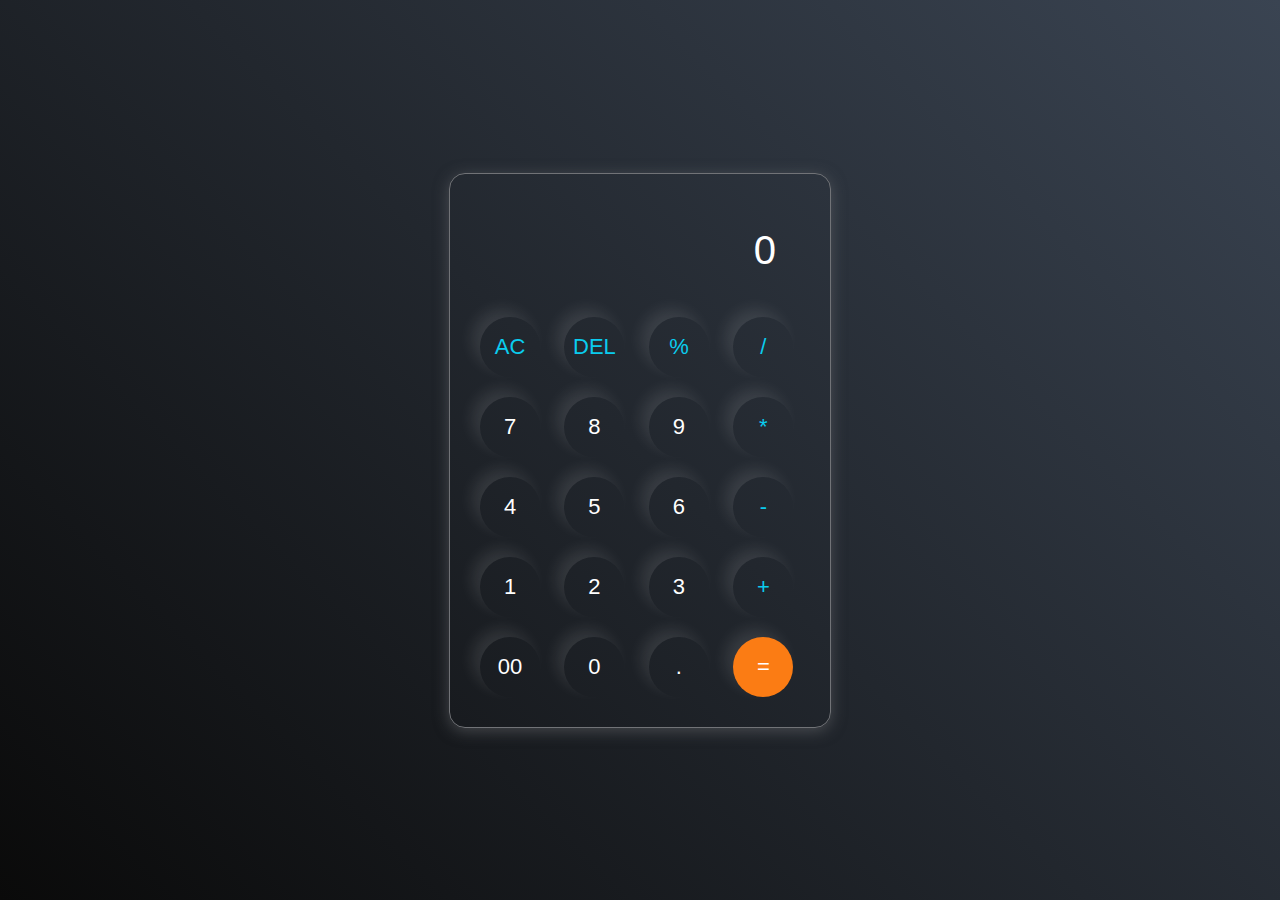
<file: calculator/index.html>
<!DOCTYPE html>
<html lang="en">
<head>
    <meta charset="UTF-8">
    <meta name="viewport" content="width=device-width, initial-scale=1.0">
    <title>Calculator -By Amresh Yadav</title>
    <link rel="stylesheet" href="style.css">
</head>
<body>
    <div class="calculator">
        <input type="text" placeholder="0" id="input-box"> 
        <div>
            <button class="operator">AC</button>
            <button class="operator">DEL</button>
            <button class="operator">%</button>
            <button class="operator">/</button>
        </div>

        <div>
            <button>7</button>
            <button>8</button>
            <button>9</button>
            <button class="operator">*</button>
        </div>

        <div>
            <button>4</button>
            <button>5</button>
            <button>6</button>
            <button class="operator">-</button>
        </div>

        <div>
            <button>1</button>
            <button>2</button>
            <button>3</button>
            <button class="operator">+</button>
        </div>

        <div>
            <button>00</button>
            <button>0</button>
            <button>.</button>
            <button class="eqal">=</button>
        </div>
        <script src="script.js"></script>
</body>
</html>
</file>
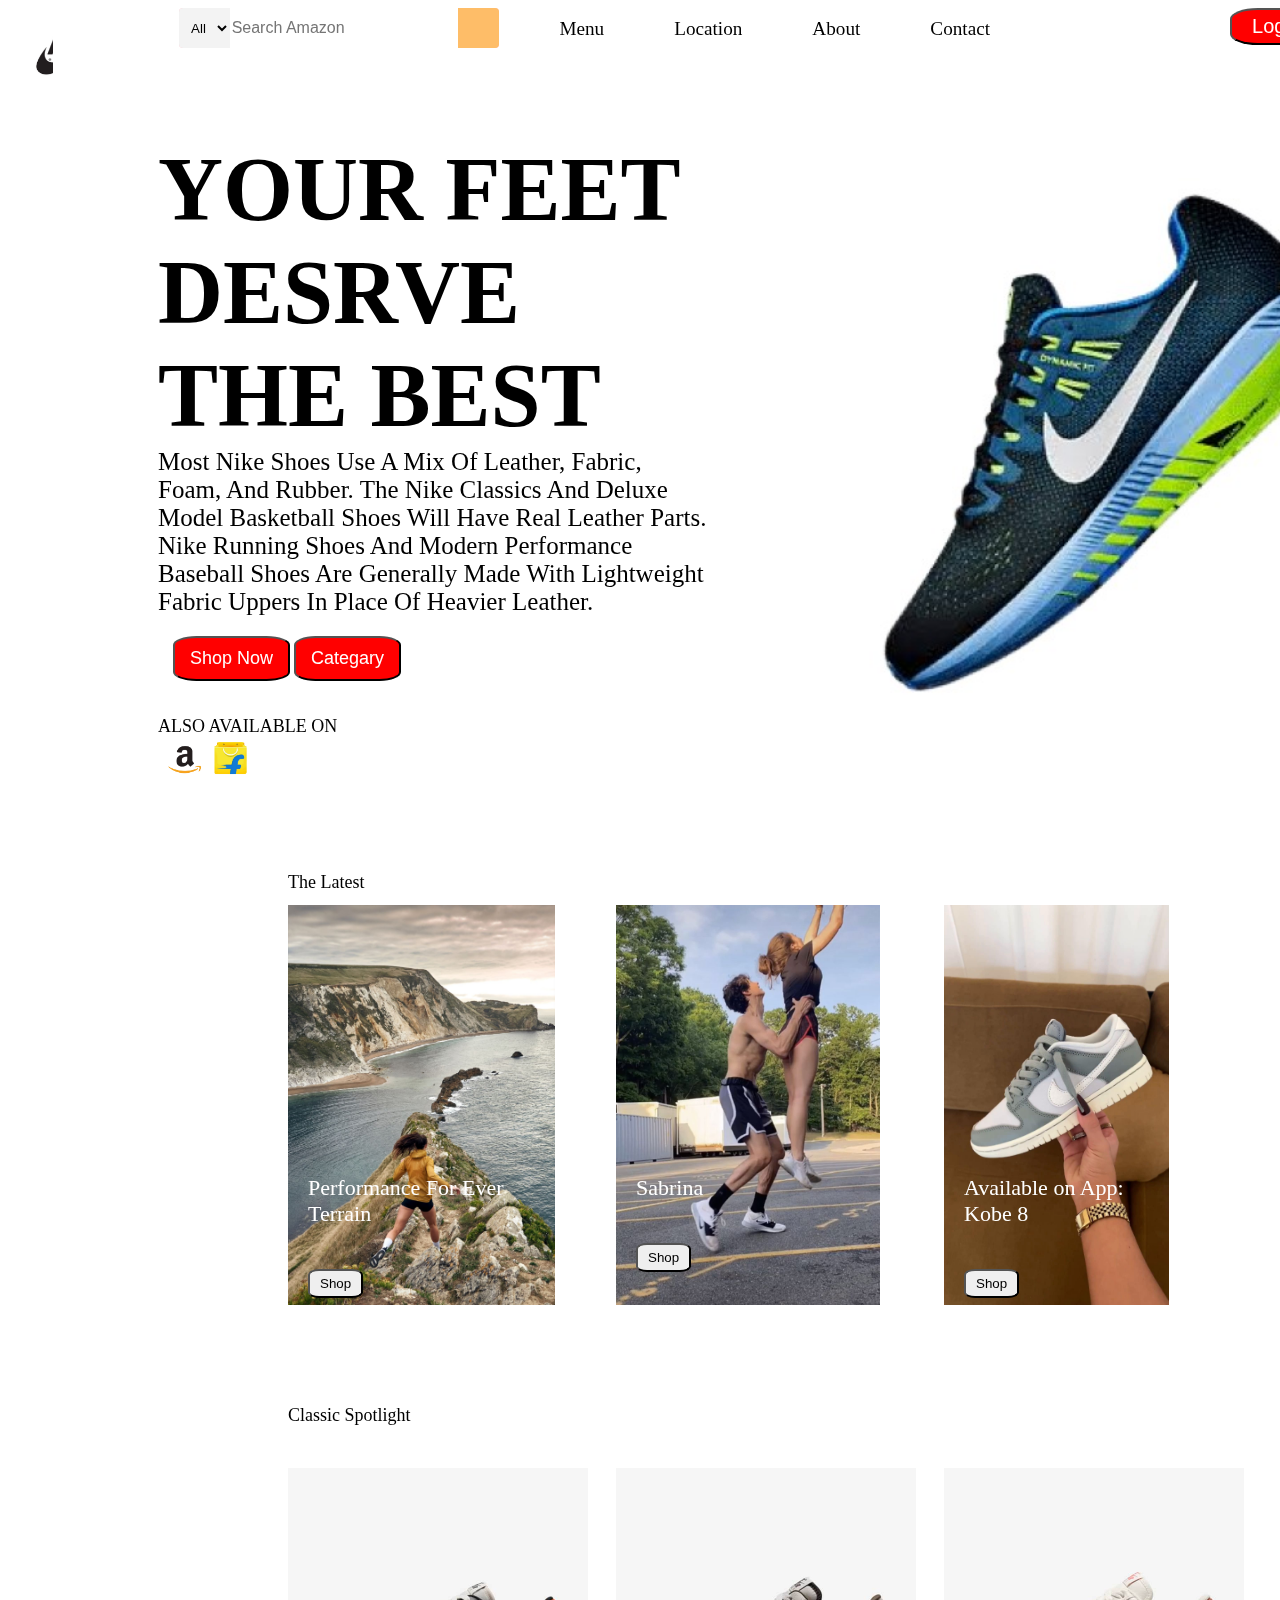
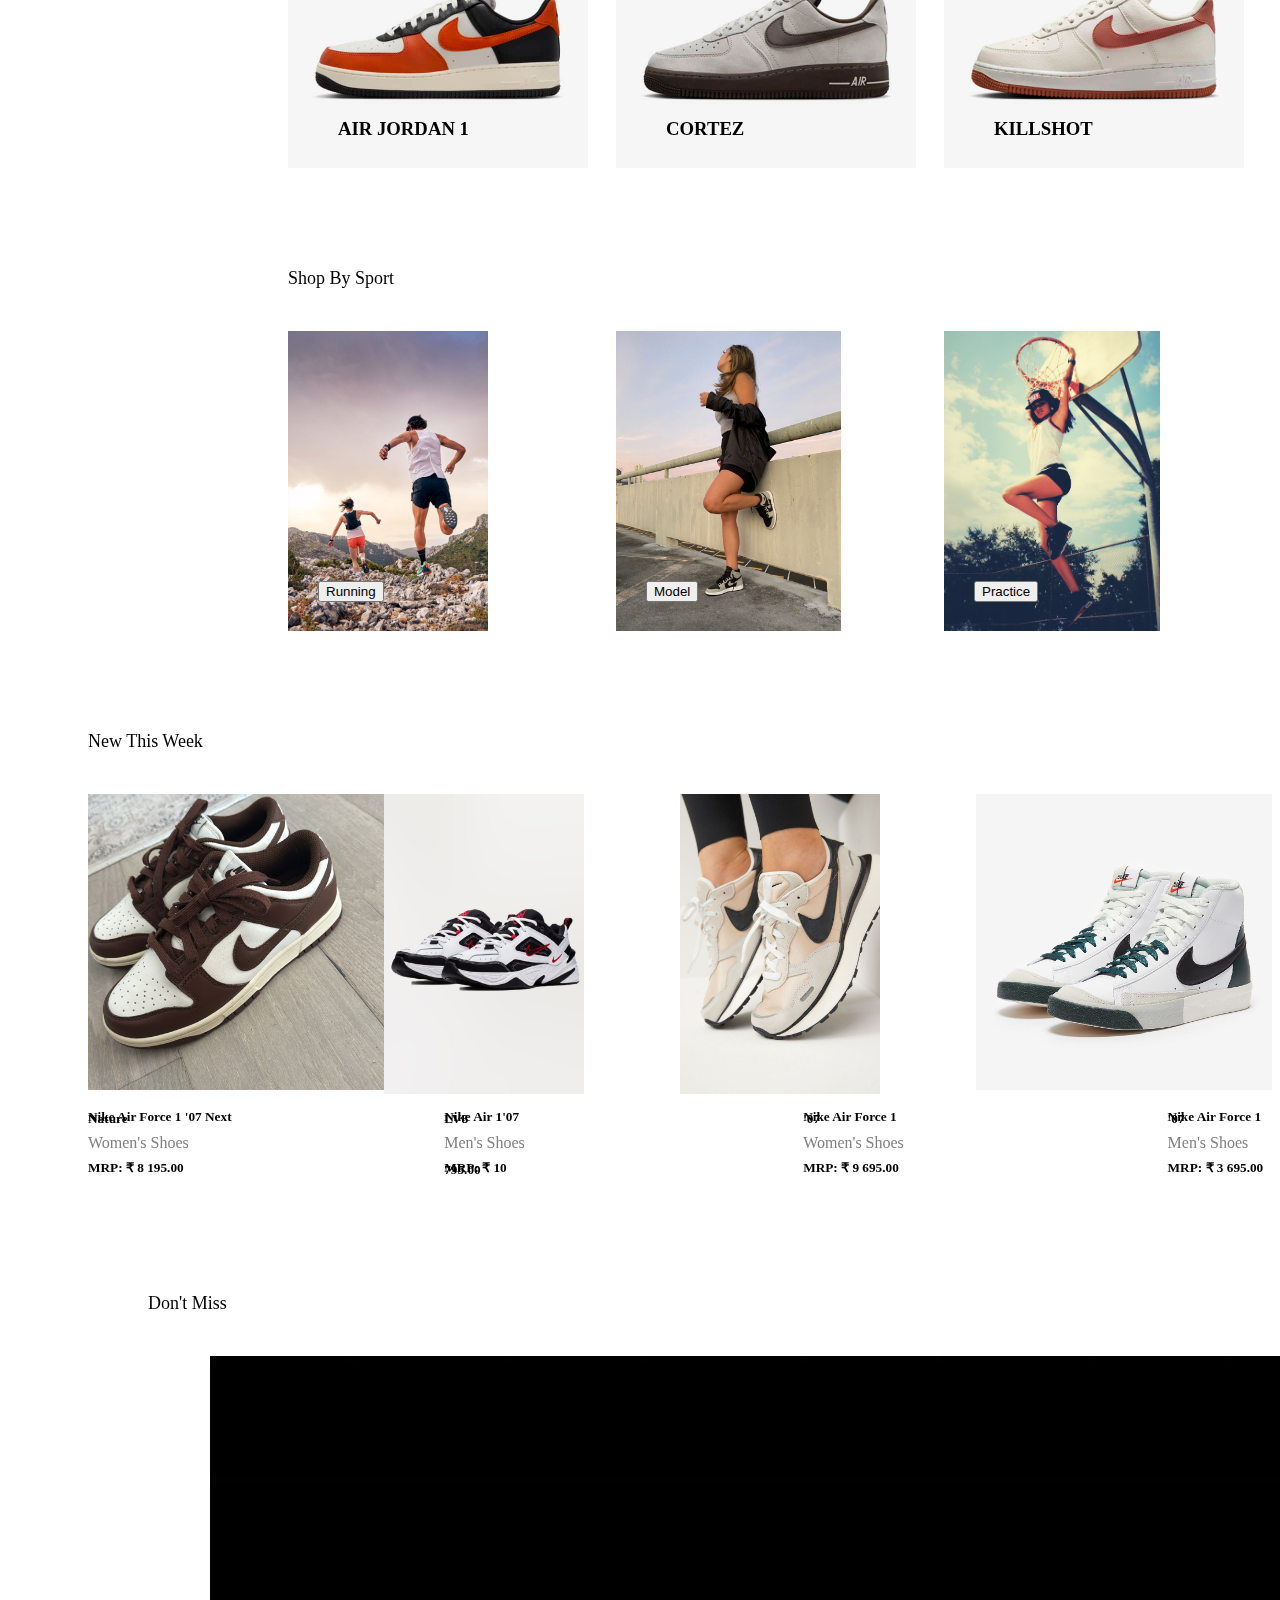
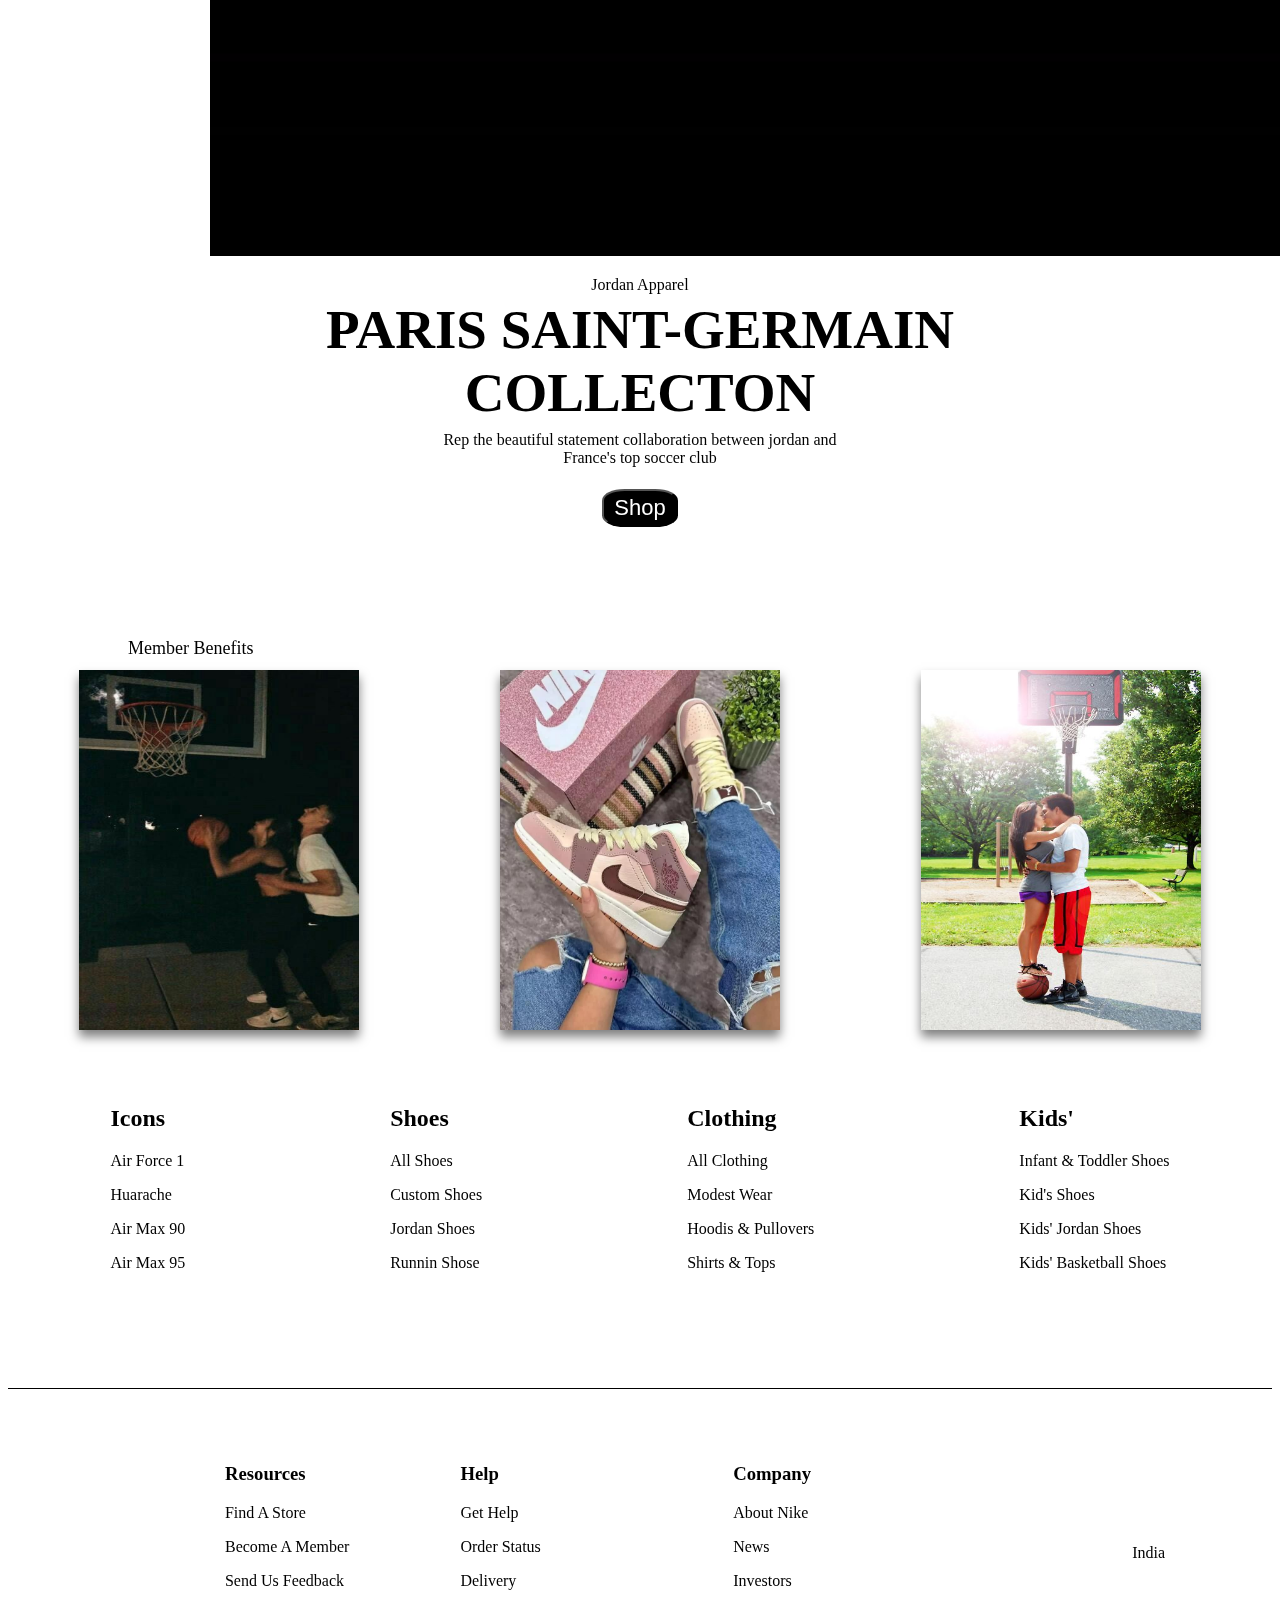
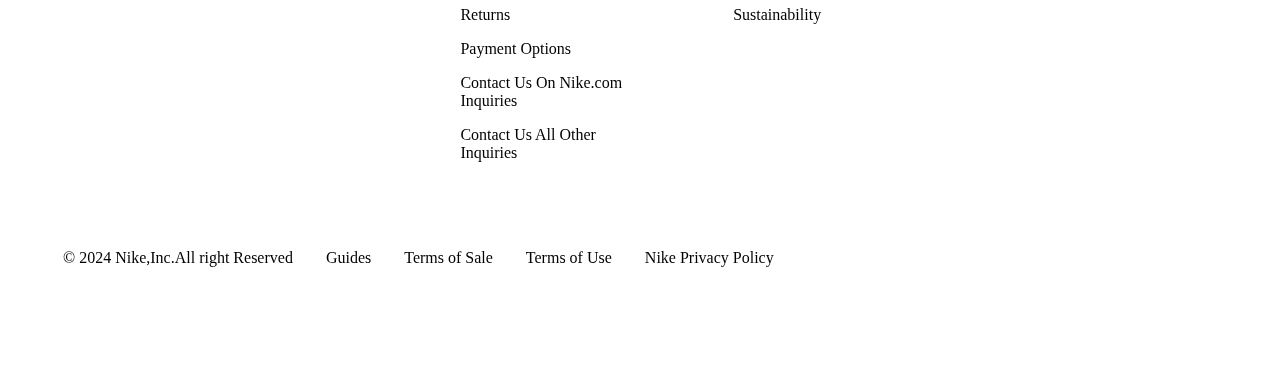
<file: codsof landing/index.html>
<!DOCTYPE html>
<html lang="en">
<head>
    <meta charset="UTF-8">
    <meta name="viewport" content="width=device-width, initial-scale=1.0">
    <title>Codsoft-Landing-page</title>
    <link rel="stylesheet" href="cc.css">
    <link rel="stylesheet" href="https://cdnjs.cloudflare.com/ajax/libs/font-awesome/6.6.0/css/all.min.css" integrity="sha512-Kc323vGBEqzTmouAECnVceyQqyqdsSiqLQISBL29aUW4U/M7pSPA/gEUZQqv1cwx4OnYxTxve5UMg5GT6L4JJg==" crossorigin="anonymous" referrerpolicy="no-referrer" />
</head>
<div>
    <div class="nav">
        <div class="logo"></div>
        <!--Search bar-->
        
        
        <div class="text">
          <div class="nav-search">
            <select class="search-select">
                <option>All</option>
            </select>
            <input placeholder="Search Amazon" class="search-input">
            <div class="search-icon">
                <i class="fa-solid fa-magnifying-glass"></i>
            </div>
        </div> 
        <div class="menu">Menu</div>
        <div class="location">Location</div>
        <div class="about">About</div>
        <div class="contact">Contact</div>
        </div>
        <div>
          <button class='login'>Login</button>
        </div>
      </div>
      <div class="cont">
        <h1>
            YOUR FEET DESRVE THE BEST
        </h1>
        <p>Most Nike shoes use a mix of leather, fabric, foam, and rubber. The Nike classics and deluxe model basketball shoes will have real leather parts. Nike running shoes and modern performance baseball shoes are generally made with lightweight fabric uppers in place of heavier leather.
        </p>
        <div class="butt">
        <button class="top">Shop Now</button>
        <button class="top">Categary</button>
        </div>
        <h6>ALSO AVAILABLE ON</h6>
        <div class="cart">
        </div>
      </div>
      <div class="nike"></div>
    </div>
      <!--sec page the latest-->

      <div class="last">
        <h6>The Latest</h6>
      </div>
      <div class="lest">
        <div class="la1"><p>Performance For Ever <br> Terrain</p>
             <button class="btn">Shop</button></div>
        <div class="la2"><p>Sabrina</p><button class="btn">Shop</button></div>
        <div class="la3"><p>Available on App: <br> Kobe 8</p>
            <button class="btn">Shop</button></div>
      </div>

      <div class="classic"><h6>Classic Spotlight</h6></div>
      <div class="cla-main">
      <div class="cla1"><h3>AIR JORDAN 1</h3></div>
      <div class="cla2"><h3>CORTEZ</h3></div>
      <div class="cla3"><H3>KILLSHOT</H3></div>
    </div>

    <div class="shoped"><h6>Shop By Sport</h6></div>
    <div class="ply">
      <div class="play-1"><button>Running</button></div>
      <div class="play-2"><button>Model</button></div>
      <div class="play-3"><button>Practice</button></div>
    </div>

    <div class="sho-pri"><h6>New This Week</h6></div>
    <div class="pri">
      <div class="sampl-1"></div>
      <div class="sampl-2"></div>
      <div class="sampl-3"></div>
    <div class="sampl-4"></div>
    </div>
  </div>
  <div class="deat">
    <div class="mrp1"><h5>Nike Air Force 1 '07 Next Nature</h5>
      <p>Women's Shoes</p>
    <h5>MRP: &#8377; 8 195.00</h5></div>
    <div class="mrp2"><h5>Nike Air 1'07 LV8</h5>
      <P>Men's Shoes</P><h5>MRP: &#8377; 10 795.00</h5></div>
    <div class="mrp3"><h5>Nike Air Force 1 '07</h5>
      <p>Women's Shoes</p><h5>MRP: &#8377; 9 695.00</h5></div>
    <div class="mrp4"><h5>Nike Air Force 1 '07</h5>
      <p>Men's Shoes</p><h5>MRP: &#8377; 3 695.00</h5></div>
  </div>
  <div class="vide"><h6>Don't Miss</h6></div>
  <div class="videoss"><video height="500px" width="1300px" 
    src="images/shoes-video.mp4" loop autoplay muted></video></div>

    <div class="paris"><p>Jordan Apparel</p><br><h1 class="head">PARIS SAINT-GERMAIN <BR>COLLECTON
    </BR></h1><P class="rep">Rep the beautiful statement
       collaboration between jordan and <br>France's top soccer club
      </P><br><button class="black">Shop</button></div>

      <div class="member"><h6>Member Benefits</h6>
        <div class="all-pho">
          <div class="wrapper">
              <div class="card">
                  <img src="./images/baske.jpg">
                  <div class="info">
                      <p>Member Product</p>
                      <h3>Your Exclusive <br>Access</h3>
                      <a href="#" class="btn11">Shop</a>
                  </div>
              </div>
          </div>
      
          <div class="wrapper">
              <div class="card">
                  <img src="./images/pink.jpg">
                  <div class="info">
                      <p>Nike By You</p>
                      <h3>Your Customisation <br> Service</h3>
                      <a href="#" class="btn11">Customise</a>
                  </div>
              </div>
          </div>
      
          <div class="wrapper">
              <div class="card">
                  <img src="./images/red.jpg">
                  <div class="info">
                      <p>Member Rewards</p>
                      <h3>How We Say Thank <br> You</h3>
                      <a href="#" class="btn11">Celebrate</a>
                  </div>
              </div>
          </div>
      </div>
  
      </div>

      <div class="icon-main">
        <div class="ico">
          <h2>Icons</h2>
          <p>Air Force 1</p>
          <p>Huarache</p>
          <p>Air Max 90</p>
          <p>Air Max 95</p>
        </div>
        <div class="ico">
          <h2>Shoes</h2>
          <p>All Shoes</p>
          <p>Custom Shoes</p>
          <p>Jordan Shoes</p>
          <p>Runnin Shose</p>
        </div>

        <div class="ico">
          <h2>Clothing</h2>
          <p>All Clothing</p>
          <p>Modest Wear</p>
          <p>Hoodis & Pullovers</p>
          <p>Shirts & Tops</p>
        </div>

        <div class="ico">
          <h2>Kids'</h2>
          <p>Infant & Toddler Shoes</p>
          <p>Kid's Shoes </p>
          <p>Kids' Jordan Shoes</p>
          <p>Kids' Basketball Shoes</p>
        </div>
      </div>
      <div class="line"></div>

      <div class="resour">
        <div class="find">
          <h3>Resources</h3>
          <p>Find A Store</p>
          <p>Become A Member</p>
          <p>Send Us Feedback</p>
        </div>

        <div class="find">
          <h3>Help</h3>
          <p>Get Help</p>
          <p>Order Status</p>
          <p>Delivery</p>
          <p>Returns</p>
          <p>Payment Options</p>
          <p>Contact Us On Nike.com <br>Inquiries</p>
          <p>Contact Us All Other <br>Inquiries</p>
        </div>

        <div class="find">
          <h3>Company</h3>
          <p>About Nike</p>
          <p>News</p>
          <p>Investors</p>
          <p>Sustainability</p>
        </div>
        <div class="ind"><i class="fa-brands fa-square-dribbble"> </i>India</div>
      </div>

      <div class="copy-right">
        <p>&#169; 2024 Nike,Inc.All right Reserved</p><p> Guides </p> 
          <p>Terms of Sale </p> <p>Terms of Use</p> <p>Nike Privacy Policy</p>
      </div>
      <div class="fake"></div>
</body>
</html>
</file>
<file: calculator/style.css>
*{
    margin: 0;
    padding: 0;
    box-sizing: border-box;
    font-family:'poppins', sans-serif;
}

body{
    width: 100%;
    height: 100vh;
    display: grid;
    justify-content: center;
    align-items: center;
    background: linear-gradient(45deg, #0a0a0a, #3a4452)
}

.calculator{
    border: 1px solid #717377;
    padding: 20px;
    border-radius: 16px;
    background: transparent;
    box-shadow: 0px 3px 15px rgba(113, 115, 119, 0.5);
}


input{
    width: 320px;
    cursor: pointer;
    border: none;
    padding: 24px;
    margin: 10px;
    background: none;
    box-shadow: 0px, 3px, 15px rgba(84, 84, 84, 0.1);
    font-size: 40px;
    text-align: right;
    color: #ffffff;
}

input::placeholder{
    color: #ffffff;
}

button{
    border: none;
    width: 60px;
    height: 60px;
    margin: 10px;
    border-radius: 30px;
    background: transparent;
    color: #ffffff;
    font-size: 22px;
    box-shadow: -8px -8px 15px rgb(255, 255, 255, 0.1);
    cursor: pointer;
}

button:hover{
    scale: 0.9;
}

.eqal{
    background-color: #fb7c14;
}

.operator{
    color: #0accee;
}
</file>
<file: codsof landing/cc.css>
*{
    box-sizing: border-box;
  }
  
  .nav{
    margin: top 0px; ;
    width: 100%;
    display: flex;
    cursor: pointer;
  }


  .logo{
    margin-top: 20px;
    margin-left: 25px;
    font-size: larger;
    padding: 10px;
    background-image: url(./images/opp.jpg);
    background-repeat: no-repeat;
    background-size: cover;
    height: 50px;
    width: 100px;
    mix-blend-mode:multiply;
  }

  .text{
    padding-left: 10%;
    display: flex;
    gap: 50px;
    font-size: larger;
    position: relative;
    margin-bottom: 10px;
    
  }

 /*Search bar*/

 .nav-search{
  display: flex;
  justify-content: space-evenly;
  background-color: pink;
  width: 320px;
  height: 40px;
  border-radius: 4px;
}

.search-select{
  background-color: #f3f3f3;
  width: 55px;
  text-align: center;
  border-top-left-radius: 4px;
  border-bottom-left-radius: 4px;
  border: none;
}

.search-input{
  width: 250px;
  font-size: 1rem;
  border: none;
}

.search-icon{
  width: 45px;
  display: flex;
  justify-content: center;
  align-items: center;
  font-size: 1.2rem;
  background-color: #febd68;
  border-top-right-radius: 4px;
  border-bottom-right-radius: 4px;
  color: #0f1111;

}

.nav-search:hover{
  border: 2px solid orange;
}


.menu{
  padding: 10px;
}

  .menu:hover{
    background-color: blueviolet;
    border-radius: 15%;
    color: white;
  }

  .location{
    padding: 10px;
  }

  .location:hover{
    background-color: blueviolet;
    border-radius: 15%;
    color: white;
  }

  .about{
    padding: 10px;
  }

  .about:hover{
    background-color: blueviolet;
    border-radius: 15%;
    color: white;
  }

  .contact{
    padding: 10px;
  }

  .contact:hover{
    background-color: blueviolet;
    border-radius: 15%;
    color: white;
  }

  .login{    
    margin-top: 0px;
    margin-left: 230px;
    background-color: red;
    color: white;
    border-radius: 30%;
    padding-left:  20px; 
    padding-top:  5px; 
    padding-right:  20px; 
    padding-bottom:  5px; 
    font-size: 20px;
    cursor: pointer;
  }

  .login:hover{
    scale: 0.9;
    background-color: #febd68;
    color: black;
  }

  .cont{
    height: 720px;
    width: 550px;
    margin-left: 150px;
    
  }

  .cont h1{
    font-size: 90px;
    font-weight: bolder;
  }

  .cont p{
    font-size: 25px;
    margin-top: -60px;
    text-transform: capitalize;
  }

  .butt{
    margin-top: -20px;
    gap: 10px;
    padding: 15px;
    gap: 10px;
  }

  .top{
    padding: 10px 15px;
    gap: 10px;
    border-radius: 20%;
    background-color: red;
    color: white;
    font-size: 18px;
    cursor: pointer;
  }

  .top:hover{
    scale: 0.9;
    background-color: #f088de;
    color: black;
  }

  .shop{
    border: 0.2px solid black;
    padding-left:  15px; 
    padding-top:  5px; 
    padding-right:  15px; 
    padding-bottom:  5px; 
    font-size: 18px;
    margin-right: 10px;
  }

  

  h6{
    font-size: 18px;
    font-weight: lighter ;
    margin-top: 20px;
  }

  .cart{
    background-image: url(./images/amaz-flip.png);
    background-size: cover;
    height: 50px;
    width: 100px;
    margin-top: -45px;
  }

  .nike{
    background-image: url(./images/poco.jpg);
    height: 650px;
    width: 600px;
    background-repeat: no-repeat;
    background-size: cover;
    position: relative;
    margin-left: 800px;
    margin-top: -680px;
    overflow: hidden;
  }
/* shop button section start*/
  .last{
    padding-left: 280px;
    margin-top: 44px;
  }
  
  .lest{
    margin-top: -30px;
    margin-left: 280px;
    display: flex;
    color: white;
  }

  .lest p{
    padding: 20px;
    margin-top: 250px;
    font-size: 22px;
  }

  .btn{
    padding: 5px 10px;
    border-radius: 20%;
    margin-left: 20px;
    cursor: pointer;
 
  }

  .la1{
   background-image: url(./images/run-on-mountain.jpg);
   height: 400px;
   width: 500px;
    background-repeat: no-repeat;
    background-size: contain;
    object-fit: cover;
    overflow: hidden;
  }
  .la2{
    background-repeat: no-repeat;
    background-size: contain;
    background-image: url(./images/play-basketball.jpg);
    height: 400px;
    width: 500px;
    object-fit: cover;
    overflow: hidden;
  }
  .la3{
    background-repeat: no-repeat;
    background-size: contain;
    background-image: url(./images/girl-hold-shose.jpg);
    height: 400px;
    width: 500px;
    object-fit: cover;
    overflow: hidden;
  }

  /* shoes deatil*/

  .classic{
    
    padding-left: 280px;
    margin-top: 100px;
  }

  .cla-main{
    margin-left: 280px;
    display: flex;
  }

  .cla-main h3{
    margin-top: 250px;
    margin-left: 50px;
  }

  .cla1{
   background-image: url(./images/sho1.jpeg);
   height: 300px;
   width: 500px;
    background-repeat: no-repeat;
    background-size: contain;
    object-fit: cover;
    overflow: hidden;
  }

  .cla2{
   background-image: url(./images/sho2.jpeg);
   height: 300px;
   width: 500px;
    background-repeat: no-repeat;
    background-size: contain;
    object-fit: cover;
    overflow: hidden;
    
  }

  .cla3{
   background-image: url(./images/sho3.jpeg);
   height: 300px;
   width: 500px;
    background-repeat: no-repeat;
    background-size: contain;
    object-fit: cover;
    overflow: hidden;
    
  }
/* shoes-performance check*/

  .shoped h6{
    padding-left: 280px;
    margin-top: 100px;
  }

  .ply{
    margin-left: 280px;
    display: flex;

  }

  .ply button{
    margin-left: 30px;
    margin-top: 250px;
    cursor: pointer;
  }

  .play-1{
    background-image: url(./images/run-on-ston.jpg);
    height: 300px;
    width: 500px;
     background-repeat: no-repeat;
     background-size: contain;
     object-fit: cover;
     overflow: hidden;
    

  }

  .play-2{
    background-image: url(./images/nike-sh.jpg);
    height: 300px;
    width: 500px;
     background-repeat: no-repeat;
     background-size: contain;
     object-fit: cover;
     overflow: hidden;
    
  }

  .play-3{
    background-image: url(./images/basketball-hanging.jpg);
    height: 300px;
    width: 500px;
     background-repeat: no-repeat;
     background-size: contain;
     object-fit: cover;
     overflow: hidden;
    
  }
/* new shoes-desine on new this week*/
  .sho-pri{
    padding-left: 80px;
    margin-top: 100px;

  }

  .pri{
    margin-left: 80px;
    display: flex;
    line-height: 2px;
  }
  

  .sampl-1{
    background-image: url(./images/shoes1.jpg);
    height: 300px;
    width: 500px;
     background-repeat: no-repeat;
     background-size: contain;
     object-fit: cover;
     overflow: hidden;
  }


  .sampl-2{
    background-image: url(./images/shoes2.jpg);
    height: 300px;
    width: 500px;
     background-repeat: no-repeat;
     background-size: contain;
     object-fit: cover;
     overflow: hidden;
  }

  .sampl-3{
    background-image: url(./images/shoes3.jpg);
    height: 300px;
    width: 500px;
     background-repeat: no-repeat;
     background-size: contain;
     object-fit: cover;
     overflow: hidden;
  }

  .sampl-4{
    background-image: url(./images/shoes4.jpg);
    height: 300px;
    width: 500px;
     background-repeat: no-repeat;
     background-size: contain;
     object-fit: cover;
     overflow: hidden;
  }
/* price and deatil*/
  .deat{
    margin-left: 80px;
    line-height: 2px;
    display: flex;
  }

  .deat p{
    color: gray;
  }

  .mrp2{
    position: relative;
    margin-left: 185px;
  }

  .mrp3{
    margin-left: 265px;
  }

  .mrp4{
    margin-left: 260px;
  }
/* video-play*/

  .vide{
    margin-top: 100px;
    margin-left: 140px;
  }

  .videoss video{
    background-size: cover;
    margin-left: 140px;
  }
/* after video contant*/
  .paris{
     width: 100%;
     text-align: center;
  }

  .paris .head{
    margin-top: -30px;
    font-size: 55px;
  }

  .paris .rep{
    margin-top: -30px;
  }

  .paris .black{
    margin-top: -30px;
    padding: 4px 10px;
    color: white;
    background-color: black;
    border-radius: 30%;
    font-size: 22px;
  }

  .black:hover{
    scale: 0.9;
    background-color: #05bbf3;
    color: black;
    cursor: pointer;
  }

  /*hover efect on png*/

  .member h6{
    margin-left: 120px;
    margin-top: 111px;
  }

  .all-pho{
    margin-top: -30px;
    height: 100%;
    max-width: 100%;
    display: flex;
    align-items: center;
    justify-content: center;
    
}

.wrapper{
    display: flex;
    width: 50%;
    justify-content: space-around;
}

.card{
  background-size: contain;
    width:280px;
    height: 360px;
    padding: 1rem 6rem;
    background: #fff;
    position: relative;
    display: flex;
    align-items: flex-end;
    box-shadow: 0px 7px 10px rgba(0,0,0,0.5);
    transition: 0.5s ease-in-out;
}

.card:hover{
    transform: translateY(20px);
}

.card::before{
    content: "";
    position: absolute;
    top: 0;
    left: 0;
    display: block;
    width: 100%;
    height: 100%;
    background: linear-gradient(to bottom, rgba(247, 92, 3, 0.5), rgb(252, 2, 218));
    z-index: 2;
    transition: 0.5s all;
    opacity: 0;
}

.card:hover:before{
    opacity: 1;
}

.card img{
    width: 100%;
    height: 100%;
    background-size: contain;
    position: absolute;
    top: 0;
    left: 0;
}

.card .info{
  background-size: contain;
    position: relative;
    z-index: 3;
    color: #fff;
    opacity: 0;
    transform: translateY(30px);
}

.card .info:hover{
    opacity: 1;
    transform: translateY(0px);
}

.card .info h1{
    margin: 0;
}

.card .info p{
    letter-spacing: 1px;
    font-size: 15px;
    margin-top: 8px;
    margin-bottom: 20px;
}

.card .info .btn11{
    text-decoration: none;
    padding: 0.5rem 1rem;
    background: #fff;
    color: #000;
    font-size: 15px;
    font-weight: bold;
    cursor: pointer;
    transition: 0.4s ease-in-out;
}

.card .info .btn11:hover{
    box-shadow: 0px 7px 10px rgba(0,0,0,0.5);
}

.info .btn11{
  margin-right: 30px;
}
.wrapper h3{
  margin-top: -15px;
}

.card .info h3{
  margin-bottom: 80px;
}

/*contant text-1*/

.icon-main {
  margin-top: 55px;
  display: flex;
  justify-content: space-around;
}

.icon-main .ico{
  cursor: pointer;
}

/*strate-line*/

.line{
  border-top: 0.009px solid black;
  margin-top: 100px;
}

/*contant after strate line*/

.resour{
  width: 100%;
  justify-content: center;
  display: flex;
  gap: 111px;
  margin-left: 55px;
  margin-top: 55px;
}

.ind {
  margin-left: 200px;
  margin-top: 100px;
}

.resour .find{
  cursor: pointer;
}

.resour .find a{
  text-decoration: none;
  color: #000;
}

/*footer contant*/

.copy-right {
  margin-top: 55px;
  margin-left: 55px;
  display: flex;
  gap: 33px;
  cursor: pointer;
}

.fake{
  margin-top: 88px;
}
</file>
